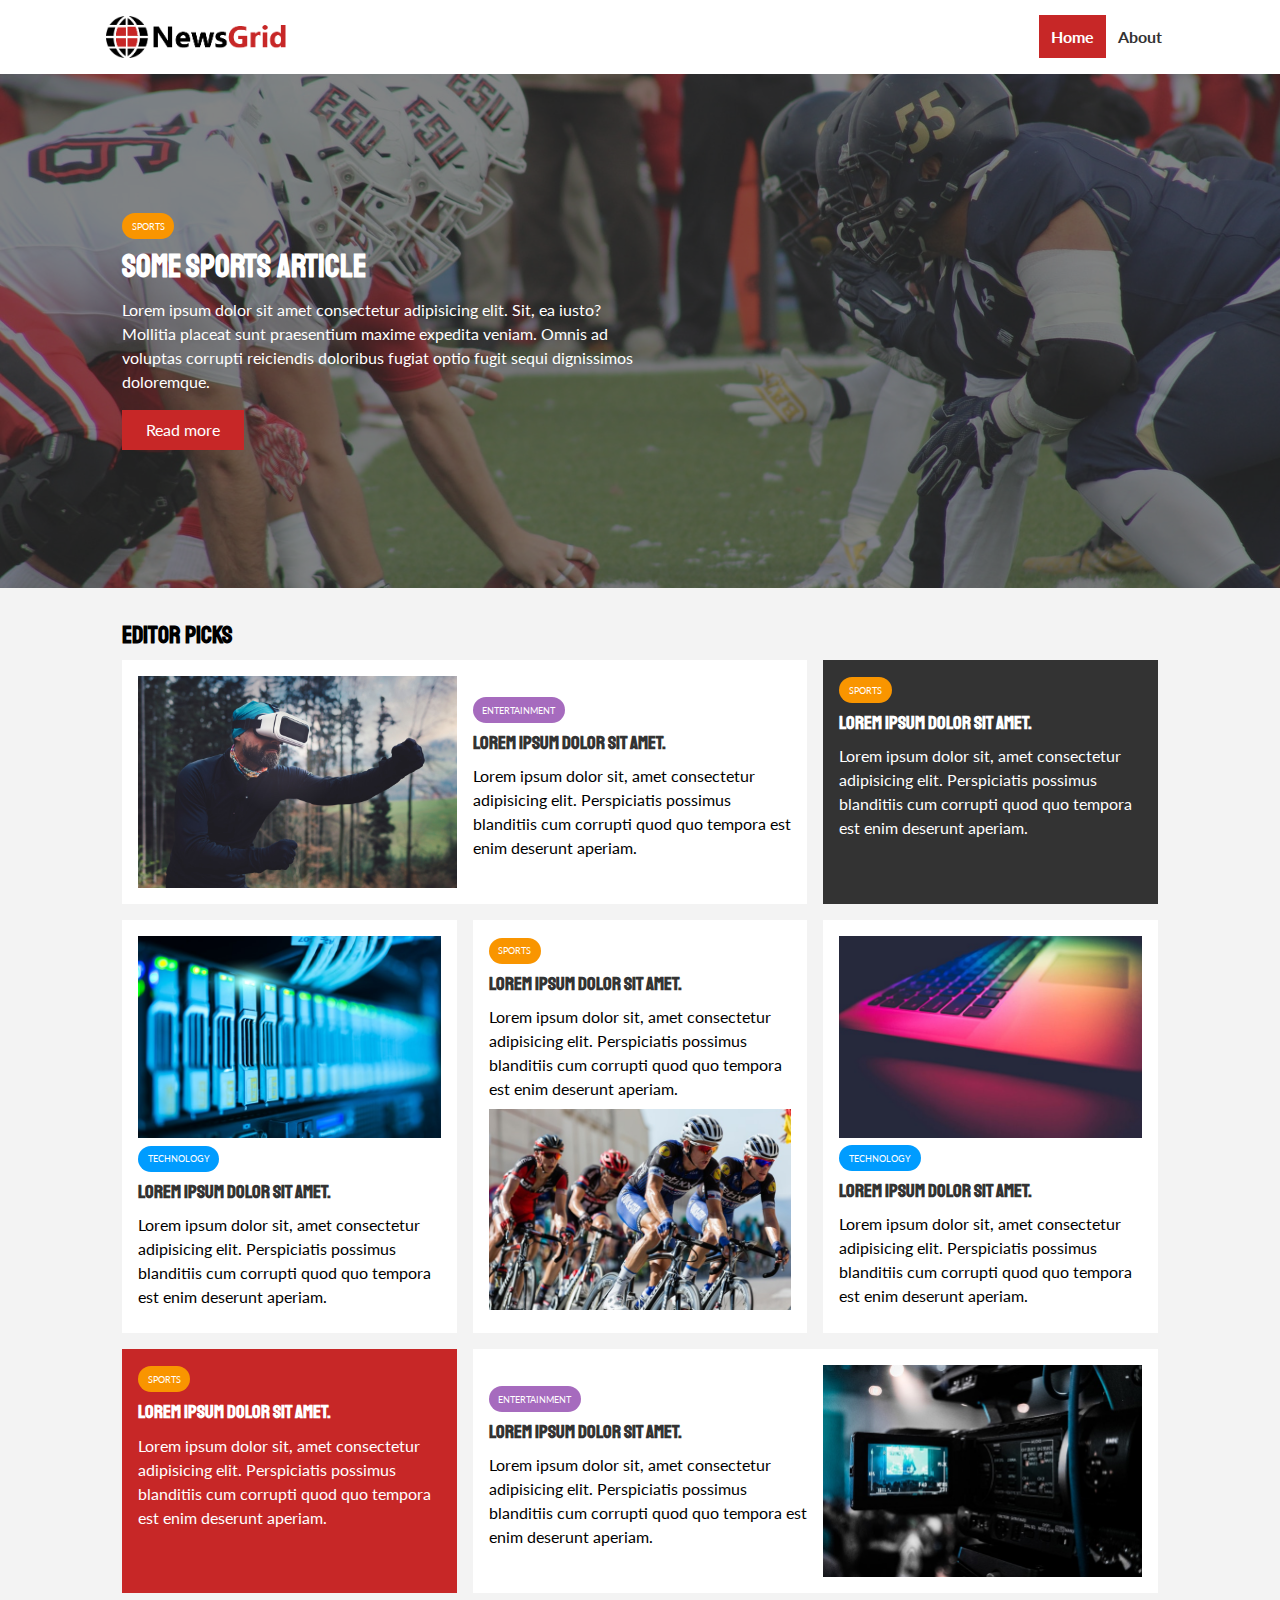
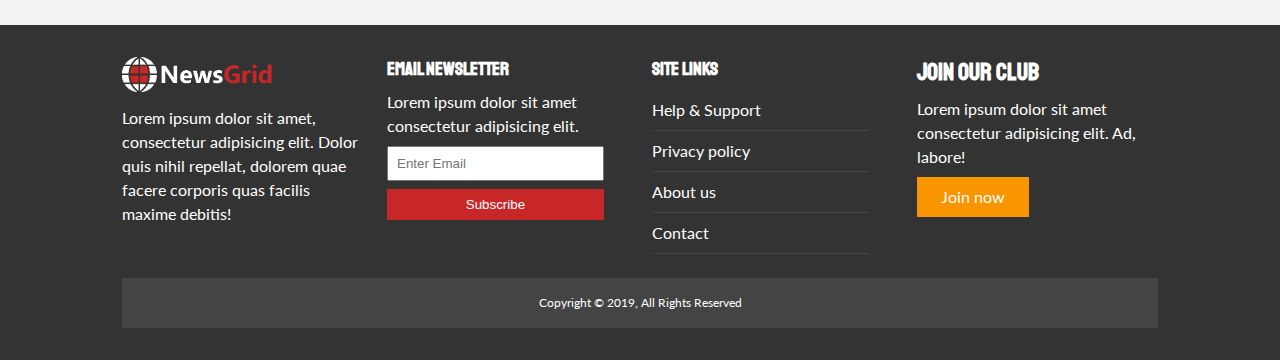
<file: index.html>
<!DOCTYPE html>
<html lang="en">

<head>
    <meta charset="UTF-8">
    <meta name="viewport" content="width=device-width, initial-scale=1.0">
    <meta http-equiv="X-UA-Compatible" content="ie=edge">
    <link rel="stylesheet" href="https://use.fontawesome.com/releases/v5.8.1/css/all.css"
        integrity="sha384-50oBUHEmvpQ+1lW4y57PTFmhCaXp0ML5d60M1M7uH2+nqUivzIebhndOJK28anvf" crossorigin="anonymous">
    <link href="https://fonts.googleapis.com/css?family=Lato|Staatliches" rel="stylesheet">
    <link rel="stylesheet" href="css/style.css">
    <link rel="stylesheet" media="screen and (max-width: 768px)" href="css/mobile.css">

    <link rel="shortcut icon" type="image/x-icon" href="favicon.ico">
    <title>NewsGrid | Latest News</title>
</head>

<body>
    <nav id="main-nav">
        <div class="container">
            <img src="img/logo.png" alt="NewsGrid" class="logo">
            <div class="social">
                <a href="http://facebook.com" target="_blank"><i class="fab fa-facebook fa-2x"></i></a>
                <a href="http://twitter.com" target="_blank"><i class="fab fa-twitter fa-2x"></i></a>
                <a href="http://instagram.com" target="_blank"><i class="fab fa-instagram fa-2x"></i></a>
                <a href="http://youtube.com" target="_blank"><i class="fab fa-youtube fa-2x"></i></a>
            </div>
            <ul>
                <li><a href="index.html" class="current">Home</a></li>
                <li><a href="about.html">About</a></li>
            </ul>
        </div>
    </nav>

    <!-- Showcase -->
    <header id="showcase">
        <div class="container">
            <div class="showcase-container">
                <div class="showcase-content">
                    <div class="category category-sports">Sports</div>
                    <h1>Some sports article</h1>
                    <p>Lorem ipsum dolor sit amet consectetur adipisicing elit. Sit, ea iusto? Mollitia placeat sunt
                        praesentium maxime expedita veniam. Omnis ad voluptas corrupti reiciendis doloribus fugiat optio
                        fugit sequi dignissimos doloremque.</p>
                    <a href="article.html" class="btn btn-primary">Read more</a>
                </div>
            </div>
        </div>
    </header>

    <!-- Home articles -->
    <section id="home-articles" class="py-2">
        <div class="container">
            <h2>Editor Picks</h2>
            <div class="articles-container">

                <article class="card">
                    <img src="img/articles/ent1.jpg" alt="">
                    <div>
                        <div class="category category-ent">Entertainment</div>
                        <h3>
                            <a href="article.html">Lorem ipsum dolor sit amet.</a>
                        </h3>
                        <p>Lorem ipsum dolor sit, amet consectetur adipisicing elit. Perspiciatis possimus blanditiis
                            cum corrupti quod quo tempora est enim deserunt aperiam.</p>
                    </div>
                </article>

                <article class="card bg-dark">
                    <div class="category category-sports">Sports</div>
                    <h3>
                        <a href="article.html">Lorem ipsum dolor sit amet.</a>
                    </h3>
                    <p>Lorem ipsum dolor sit, amet consectetur adipisicing elit. Perspiciatis possimus blanditiis
                        cum corrupti quod quo tempora est enim deserunt aperiam.</p>
                </article>

                <article class="card">
                    <img src="img/articles/tech1.jpg" alt="">
                    <div class="category category-tech">Technology</div>
                    <h3>
                        <a href="article.html">Lorem ipsum dolor sit amet.</a>
                    </h3>
                    <p>Lorem ipsum dolor sit, amet consectetur adipisicing elit. Perspiciatis possimus blanditiis
                        cum corrupti quod quo tempora est enim deserunt aperiam.</p>
                </article>

                <article class="card">
                    <div class="category category-sports">Sports</div>
                    <h3>
                        <a href="article.html">Lorem ipsum dolor sit amet.</a>
                    </h3>
                    <p>Lorem ipsum dolor sit, amet consectetur adipisicing elit. Perspiciatis possimus blanditiis
                        cum corrupti quod quo tempora est enim deserunt aperiam.</p>
                    <img src="img/articles/sports1.jpg" alt="">
                </article>

                <article class="card">
                    <img src="img/articles/tech2.jpg" alt="">
                    <div class="category category-tech">Technology</div>
                    <h3>
                        <a href="article.html">Lorem ipsum dolor sit amet.</a>
                    </h3>
                    <p>Lorem ipsum dolor sit, amet consectetur adipisicing elit. Perspiciatis possimus blanditiis
                        cum corrupti quod quo tempora est enim deserunt aperiam.</p>
                </article>

                <article class="card bg-primary">
                    <div class="category category-sports">Sports</div>
                    <h3>
                        <a href="article.html">Lorem ipsum dolor sit amet.</a>
                    </h3>
                    <p>Lorem ipsum dolor sit, amet consectetur adipisicing elit. Perspiciatis possimus blanditiis
                        cum corrupti quod quo tempora est enim deserunt aperiam.</p>
                </article>

                <article class="card">
                    <div>
                        <div class="category category-ent">Entertainment</div>
                        <h3>
                            <a href="article.html">Lorem ipsum dolor sit amet.</a>
                        </h3>
                        <p>Lorem ipsum dolor sit, amet consectetur adipisicing elit. Perspiciatis possimus blanditiis
                            cum corrupti quod quo tempora est enim deserunt aperiam.</p>
                    </div>
                    <img src="img/articles/ent2.jpg" alt="">
                </article>

            </div>
        </div>
    </section>


    <!-- Footer -->
    <footer id="main-footer" class="py-2">
        <div class="container footer-container">
            <div>
                <img src="img/logo_light.png" alt="NewsGrid">
                <p>Lorem ipsum dolor sit amet, consectetur adipisicing elit. Dolor quis nihil repellat, dolorem quae
                    facere corporis quas facilis maxime debitis!</p>
            </div>
            <div>
                <h3>Email NewsLetter</h3>
                <p>Lorem ipsum dolor sit amet consectetur adipisicing elit.</p>
                <form name="contact" method="POST" data-netlify="true">
                    <input type="email" placeholder="Enter Email" name="name">
                    <input type="submit" value="Subscribe" class="btn btn-primary">
                </form>
            </div>
            <div>
                <h3>Site Links</h3>
                <ul class="list">
                    <li><a href="#">Help & Support</a></li>
                    <li><a href="#">Privacy policy</a></li>
                    <li><a href="#">About us</a></li>
                    <li><a href="#">Contact</a></li>
                </ul>
            </div>
            <div>
                <h2>Join our club</h2>
                <p>Lorem ipsum dolor sit amet consectetur adipisicing elit. Ad, labore!</p>
                <a href="#" class="btn btn-secondary">Join now</a>
            </div>
            <div>
                <p>Copyright &copy; 2019, All Rights Reserved</p>
            </div>
        </div>
    </footer>
</body>

</html>
</file>
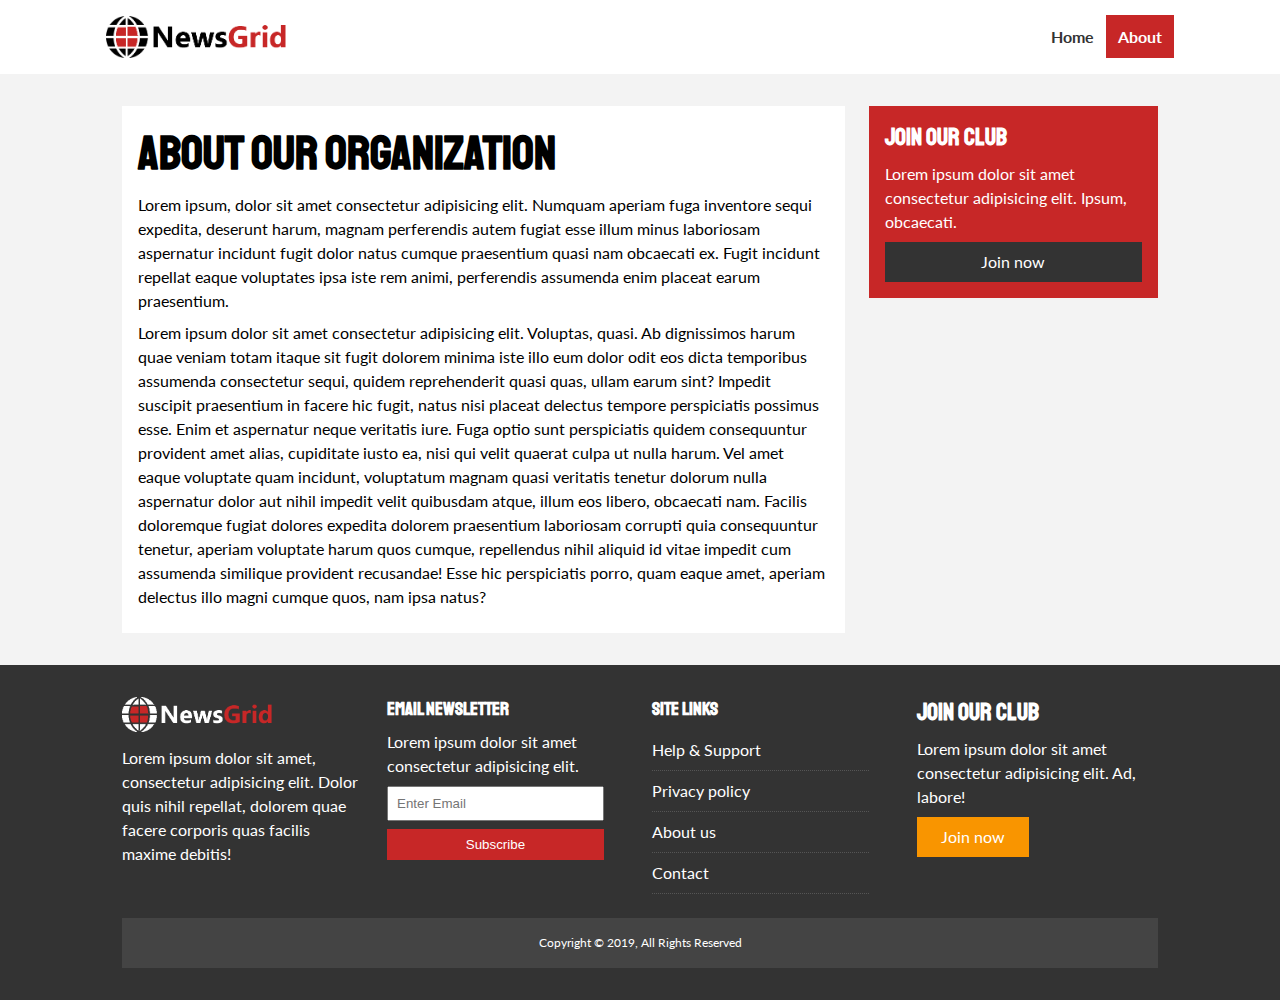
<file: about.html>
<!DOCTYPE html>
<html lang="en">

<head>
    <meta charset="UTF-8">
    <meta name="viewport" content="width=device-width, initial-scale=1.0">
    <meta http-equiv="X-UA-Compatible" content="ie=edge">
    <link rel="stylesheet" href="https://use.fontawesome.com/releases/v5.8.1/css/all.css"
        integrity="sha384-50oBUHEmvpQ+1lW4y57PTFmhCaXp0ML5d60M1M7uH2+nqUivzIebhndOJK28anvf" crossorigin="anonymous">
    <link href="https://fonts.googleapis.com/css?family=Lato|Staatliches" rel="stylesheet">
    <link rel="stylesheet" href="css/style.css">
    <link rel="stylesheet" media="screen and (max-width: 768px)" href="css/mobile.css">

    <link rel="shortcut icon" type="image/x-icon" href="favicon.ico">
    <title>NewsGrid | About</title>
</head>

<body>
    <nav id="main-nav">
        <div class="container">
            <img src="img/logo.png" alt="NewsGrid" class="logo">
            <div class="social">
                <a href="http://facebook.com" target="_blank"><i class="fab fa-facebook fa-2x"></i></a>
                <a href="http://twitter.com" target="_blank"><i class="fab fa-twitter fa-2x"></i></a>
                <a href="http://instagram.com" target="_blank"><i class="fab fa-instagram fa-2x"></i></a>
                <a href="http://youtube.com" target="_blank"><i class="fab fa-youtube fa-2x"></i></a>
            </div>
            <ul>
                <li><a href="index.html">Home</a></li>
                <li><a href="about.html" class="current">About</a></li>
            </ul>
        </div>
    </nav>

    <section id="about">
        <div class="container">
            <div class="page-container">
                <article class="card">
                    <h1 class="l-heading">About our organization</h1>
                    <p>Lorem ipsum, dolor sit amet consectetur adipisicing elit. Numquam aperiam fuga inventore sequi
                        expedita, deserunt harum, magnam perferendis autem fugiat esse illum minus laboriosam aspernatur
                        incidunt fugit dolor natus cumque praesentium quasi nam obcaecati ex. Fugit incidunt repellat
                        eaque voluptates ipsa iste rem animi, perferendis assumenda enim placeat earum praesentium.</p>
                    <p>Lorem ipsum dolor sit amet consectetur adipisicing elit. Voluptas, quasi. Ab dignissimos harum
                        quae veniam totam itaque sit fugit dolorem minima iste illo eum dolor odit eos dicta temporibus
                        assumenda consectetur sequi, quidem reprehenderit quasi quas, ullam earum sint? Impedit suscipit
                        praesentium in facere hic fugit, natus nisi placeat delectus tempore perspiciatis possimus esse.
                        Enim et aspernatur neque veritatis iure. Fuga optio sunt perspiciatis quidem consequuntur
                        provident amet alias, cupiditate iusto ea, nisi qui velit quaerat culpa ut nulla harum. Vel amet
                        eaque voluptate quam incidunt, voluptatum magnam quasi veritatis tenetur dolorum nulla
                        aspernatur dolor aut nihil impedit velit quibusdam atque, illum eos libero, obcaecati nam.
                        Facilis doloremque fugiat dolores expedita dolorem praesentium laboriosam corrupti quia
                        consequuntur tenetur, aperiam voluptate harum quos cumque, repellendus nihil aliquid id vitae
                        impedit cum assumenda similique provident recusandae! Esse hic perspiciatis porro, quam eaque
                        amet, aperiam delectus illo magni cumque quos, nam ipsa natus?</p>
                </article>
                <aside class="card bg-primary">
                    <h2>Join our club</h2>
                    <p>Lorem ipsum dolor sit amet consectetur adipisicing elit. Ipsum, obcaecati.</p>
                    <a href="#" class="btn btn-dark btn-block">Join now</a>
                </aside>
            </div>
        </div>
    </section>

    <!-- Footer -->
    <footer id="main-footer" class="py-2">
        <div class="container footer-container">
            <div>
                <img src="img/logo_light.png" alt="NewsGrid">
                <p>Lorem ipsum dolor sit amet, consectetur adipisicing elit. Dolor quis nihil repellat, dolorem quae
                    facere corporis quas facilis maxime debitis!</p>
            </div>
            <div>
                <h3>Email NewsLetter</h3>
                <p>Lorem ipsum dolor sit amet consectetur adipisicing elit.</p>
                <form name="contact" method="POST" data-netlify="true">
                    <input type="email" placeholder="Enter Email" name="name">
                    <input type="submit" value="Subscribe" class="btn btn-primary">
                </form>
            </div>
            <div>
                <h3>Site Links</h3>
                <ul class="list">
                    <li><a href="#">Help & Support</a></li>
                    <li><a href="#">Privacy policy</a></li>
                    <li><a href="#">About us</a></li>
                    <li><a href="#">Contact</a></li>
                </ul>
            </div>
            <div>
                <h2>Join our club</h2>
                <p>Lorem ipsum dolor sit amet consectetur adipisicing elit. Ad, labore!</p>
                <a href="#" class="btn btn-secondary">Join now</a>
            </div>
            <div>
                <p>Copyright &copy; 2019, All Rights Reserved</p>
            </div>
        </div>
    </footer>
</body>

</html>
</file>
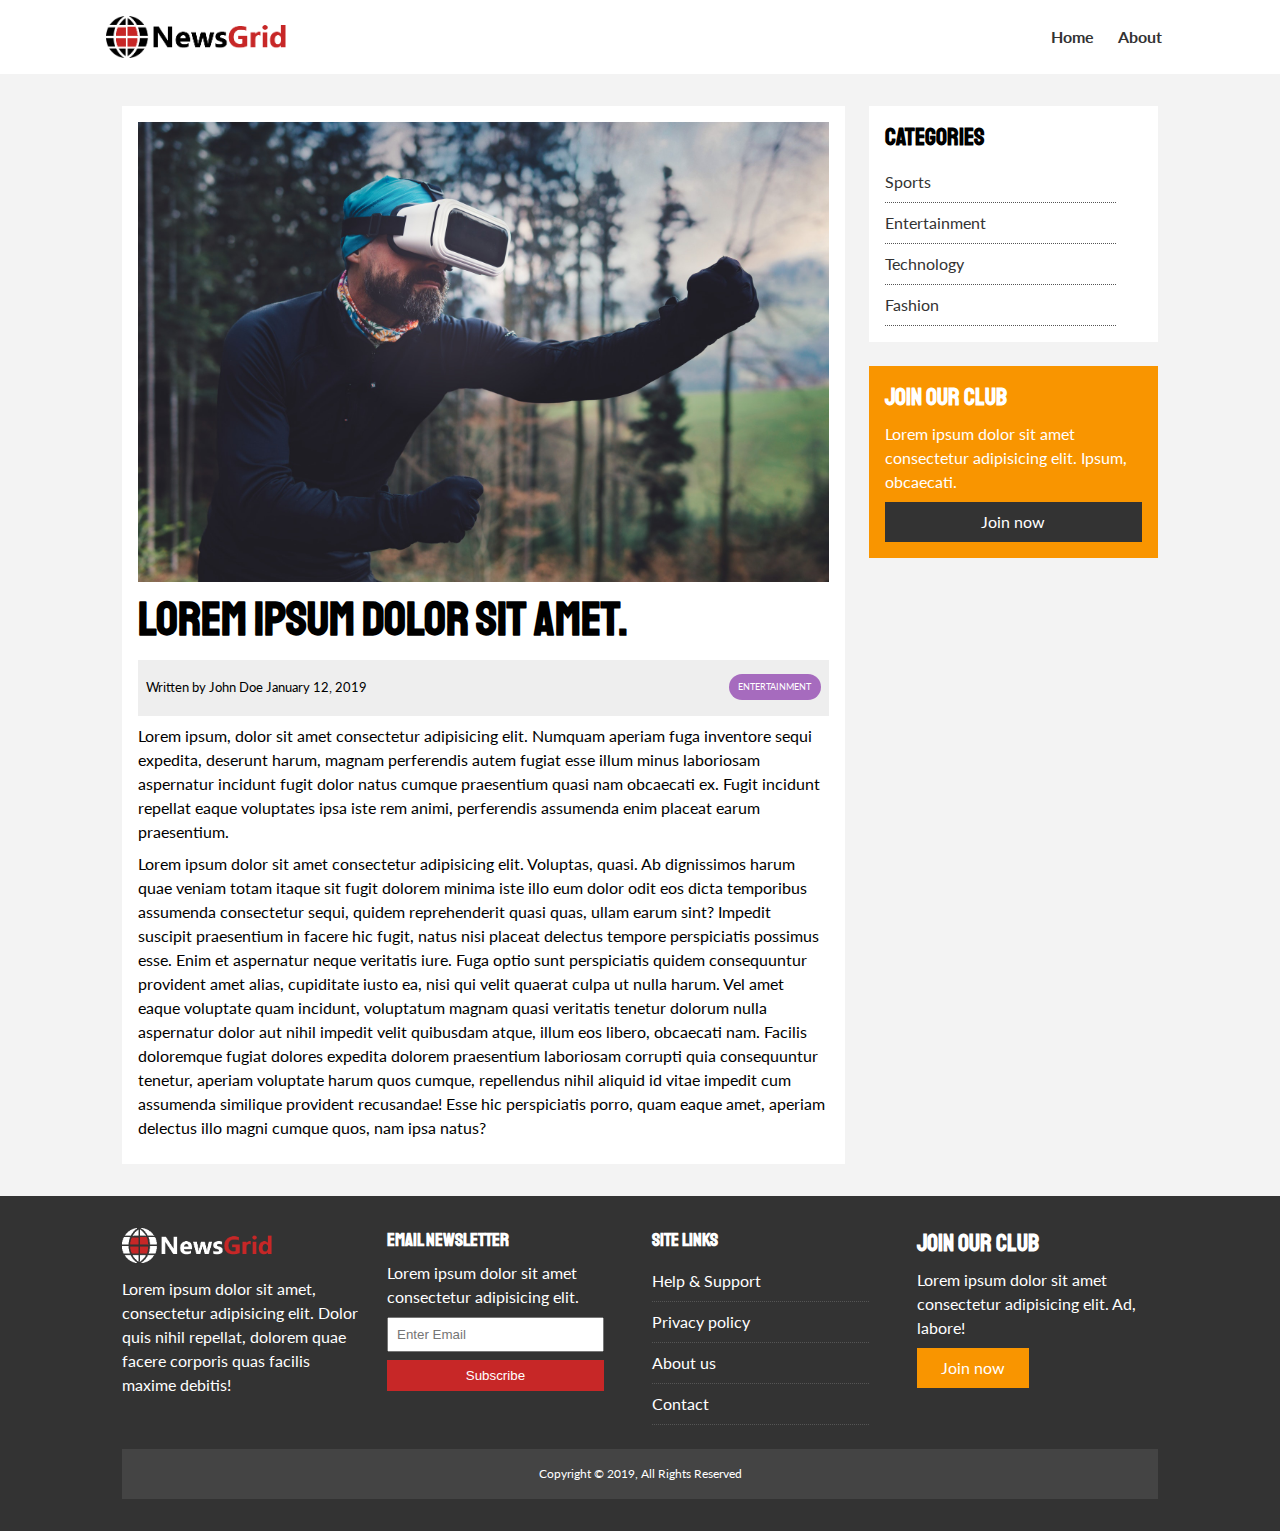
<file: article.html>
<!DOCTYPE html>
<html lang="en">

<head>
    <meta charset="UTF-8">
    <meta name="viewport" content="width=device-width, initial-scale=1.0">
    <meta http-equiv="X-UA-Compatible" content="ie=edge">
    <link rel="stylesheet" href="https://use.fontawesome.com/releases/v5.8.1/css/all.css"
        integrity="sha384-50oBUHEmvpQ+1lW4y57PTFmhCaXp0ML5d60M1M7uH2+nqUivzIebhndOJK28anvf" crossorigin="anonymous">
    <link href="https://fonts.googleapis.com/css?family=Lato|Staatliches" rel="stylesheet">
    <link rel="stylesheet" href="css/style.css">
    <link rel="stylesheet" media="screen and (max-width: 768px)" href="css/mobile.css">

    <link rel="shortcut icon" type="image/x-icon" href="favicon.ico">
    <title>NewsGrid | Latest News</title>
</head>

<body>
    <nav id="main-nav">
        <div class="container">
            <img src="img/logo.png" alt="NewsGrid" class="logo">
            <div class="social">
                <a href="http://facebook.com" target="_blank"><i class="fab fa-facebook fa-2x"></i></a>
                <a href="http://twitter.com" target="_blank"><i class="fab fa-twitter fa-2x"></i></a>
                <a href="http://instagram.com" target="_blank"><i class="fab fa-instagram fa-2x"></i></a>
                <a href="http://youtube.com" target="_blank"><i class="fab fa-youtube fa-2x"></i></a>
            </div>
            <ul>
                <li><a href="index.html">Home</a></li>
                <li><a href="about.html">About</a></li>
            </ul>
        </div>
    </nav>

    <section id="article">
        <div class="container">
            <div class="page-container">
                <article class="card">
                    <img src="img/articles/ent1.jpg" alt="">
                    <h1 class="l-heading">Lorem ipsum dolor sit amet.</h1>
                    <div class="meta">
                        <small>
                            <i class="fas fa-user"></i> Written by John Doe January 12, 2019
                        </small>
                        <div class="category category-ent">Entertainment</div>
                    </div>
                    <p>Lorem ipsum, dolor sit amet consectetur adipisicing elit. Numquam aperiam fuga inventore sequi
                        expedita, deserunt harum, magnam perferendis autem fugiat esse illum minus laboriosam aspernatur
                        incidunt fugit dolor natus cumque praesentium quasi nam obcaecati ex. Fugit incidunt repellat
                        eaque voluptates ipsa iste rem animi, perferendis assumenda enim placeat earum praesentium.</p>
                    <p>Lorem ipsum dolor sit amet consectetur adipisicing elit. Voluptas, quasi. Ab dignissimos harum
                        quae veniam totam itaque sit fugit dolorem minima iste illo eum dolor odit eos dicta temporibus
                        assumenda consectetur sequi, quidem reprehenderit quasi quas, ullam earum sint? Impedit suscipit
                        praesentium in facere hic fugit, natus nisi placeat delectus tempore perspiciatis possimus esse.
                        Enim et aspernatur neque veritatis iure. Fuga optio sunt perspiciatis quidem consequuntur
                        provident amet alias, cupiditate iusto ea, nisi qui velit quaerat culpa ut nulla harum. Vel amet
                        eaque voluptate quam incidunt, voluptatum magnam quasi veritatis tenetur dolorum nulla
                        aspernatur dolor aut nihil impedit velit quibusdam atque, illum eos libero, obcaecati nam.
                        Facilis doloremque fugiat dolores expedita dolorem praesentium laboriosam corrupti quia
                        consequuntur tenetur, aperiam voluptate harum quos cumque, repellendus nihil aliquid id vitae
                        impedit cum assumenda similique provident recusandae! Esse hic perspiciatis porro, quam eaque
                        amet, aperiam delectus illo magni cumque quos, nam ipsa natus?</p>
                </article>

                <aside id="categories" class="card">
                    <h2>Categories</h2>
                    <ul class="list">
                        <li><a href="#"><i class="fas fa-chevron-right"></i> Sports</a></li>
                        <li><a href="#"><i class="fas fa-chevron-right"></i> Entertainment</a></li>
                        <li><a href="#"><i class="fas fa-chevron-right"></i> Technology</a></li>
                        <li><a href="#"><i class="fas fa-chevron-right"></i> Fashion</a></li>
                    </ul>
                </aside>
                <aside class="card bg-secondary">
                    <h2>Join our club</h2>
                    <p>Lorem ipsum dolor sit amet consectetur adipisicing elit. Ipsum, obcaecati.</p>
                    <a href="#" class="btn btn-dark btn-block">Join now</a>
                </aside>
            </div>
        </div>
    </section>

    <!-- Footer -->
    <footer id="main-footer" class="py-2">
        <div class="container footer-container">
            <div>
                <img src="img/logo_light.png" alt="NewsGrid">
                <p>Lorem ipsum dolor sit amet, consectetur adipisicing elit. Dolor quis nihil repellat, dolorem quae
                    facere corporis quas facilis maxime debitis!</p>
            </div>
            <div>
                <h3>Email NewsLetter</h3>
                <p>Lorem ipsum dolor sit amet consectetur adipisicing elit.</p>
                <form name="contact" method="POST" data-netlify="true">
                    <input type="email" placeholder="Enter Email" name="name">
                    <input type="submit" value="Subscribe" class="btn btn-primary">
                </form>
            </div>
            <div>
                <h3>Site Links</h3>
                <ul class="list">
                    <li><a href="#">Help & Support</a></li>
                    <li><a href="#">Privacy policy</a></li>
                    <li><a href="#">About us</a></li>
                    <li><a href="#">Contact</a></li>
                </ul>
            </div>
            <div>
                <h2>Join our club</h2>
                <p>Lorem ipsum dolor sit amet consectetur adipisicing elit. Ad, labore!</p>
                <a href="#" class="btn btn-secondary">Join now</a>
            </div>
            <div>
                <p>Copyright &copy; 2019, All Rights Reserved</p>
            </div>
        </div>
    </footer>
</body>

</html>
</file>
<file: css/style.css>
:root{
    --primary-color: #c72727;
    --secondary-color: #f99500;
    --light-color: #f3f3f3;
    --dark-color: #333;
    --max-width: 1100px;
}

.category{
    --sports-color: #f99500;
    --ent-color: #a66bbe;
    --tech-color: #009cff;
}

*{
    margin: 0;
    padding: 0;
    box-sizing: border-box;
}

body{
    font-family: 'Lato', sans-serif;
    line-height: 1.5;
    background: var(--light-color);
}

a{
    color: #333;
    text-decoration: none;
}

ul{
    list-style: none;
}

p{
    margin: 0.5rem 0;
}

img{
    width: 100%;
}

h1,h2,h3,h4,h5,h6{
    font-family: 'Staatliches', cursive;
    margin-bottom: .55rem;
    line-height: 1.3;
}


/* Utility */
.container{
    max-width: var(--max-width);
    margin: auto;
    padding: 0 2rem;
    overflow: hidden;
}

.category{
    display: inline-block;
    color: #fff;
    font-size: 0.55rem;
    text-transform: uppercase;
    padding: 0.4rem 0.6rem;
    border-radius: 15px;
    margin-bottom: 0.5rem;
}

.category-sports { background: var(--sports-color); }
.category-ent { background: var(--ent-color); }
.category-tech { background: var(--tech-color); }

.btn{
    display: inline-block;
    border: none;
    background: var(--dark-color);
    color: #fff;
    padding: 0.5rem 1.5rem;
}

.btn-light { background: var(--light-color); }
.btn-primary { background: var(--primary-color); }
.btn-secondary { background: var(--secondary-color); }

.btn:hover{
    opacity: 0.9;
}

.btn-block{
    display: block;
    width: 100%;
    text-align: center;
}

.card{
    background: #fff;
    padding: 1rem;
}

.bg-dark{
    background: var(--dark-color);
    color: #fff;
}

.bg-primary{
    background: var(--primary-color);
    color: #fff;
}

.bg-secondary{
    background: var(--secondary-color);
    color: #fff;
}

.bg-dark h1,
.bg-dark h2,
.bg-dark h3,
.bg-dark a,
.bg-primary h1,
.bg-primary h2,
.bg-primary h3,
.bg-primary a,
.bg-secondary h1,
.bg-secondary h2,
.bg-secondary h3,
.bg-secondary a
{
    color: #fff;
}


.py-1 { padding: 1.5rem 0; }
.py-2 { padding: 2rem 0; }
.py-3 { padding: 3rem 0; }

.p-1 { padding: 1.5rem; }
.p-2 { padding: 2rem; }
.p-3 { padding: 3rem; }

.l-heading{
    font-size: 3rem;
}


.list li{
    padding: .5rem 0;
    border-bottom: #555 dotted 1px;
    width: 90%;
}

.list li a:hover{
color: var(--primary-color) !important;
}

/* Inner page grid container */
.page-container{
    display: grid;
    grid-template-columns: 5fr 2fr;
    padding: 2rem 0;
    grid-gap: 1.5rem;
}
.page-container > *:first-child{
    grid-row: 1 / span 3;
}


/* Navigation */
#main-nav{
    background: #fff;
    position: sticky;
    top: 0;
    z-index: 2;
}

#main-nav .container{
    display: grid;
    grid-template-columns: 6fr 3fr 2fr;
    padding: 1rem;
    align-items: center;
}

#main-nav .logo{
    width: 180px;
}

#main-nav ul{
    display: flex;
    justify-self: end;
}

#main-nav ul li a{
    padding: 0.75rem;
    font-weight: bold;
}

#main-nav ul li a.current{
    background: var(--primary-color);
    color: #fff;
}

#main-nav ul li a:hover{
    background: var(--light-color);
    color: var(--dark-color);
}

#main-nav .social{
    justify-self: center;
}

#main-nav .social i{
    color: #777;
    margin-right: 0.5rem;
}


/* Showcase */
#showcase{
    color: #fff;
    background: #333;
    padding: 2rem;
    position: relative;
}

#showcase:before{
    content: '';
    background: url('../img/featured.jpg') no-repeat center center/cover;
    position: absolute;
    top:0;
    left: 0;
    width: 100%;
    height: 100%;
    opacity: 0.4
}

#showcase .showcase-container{
    display: grid;
    grid-template-columns: repeat(2, 1fr);
    justify-content: center;
    align-items: center;
    height: 50vh;
}

#showcase .showcase-content{
    z-index: 1;
}

#showcase .showcase-content p{
    margin-bottom: 1rem;
}


/* Home Articles */
#home-articles .articles-container{
    display: grid;
    grid-template-columns: repeat(3, 1fr);
    grid-gap: 1rem;
}

#home-articles .articles-container > *:first-child,
#home-articles .articles-container > *:last-child{
    display: grid;
    grid-template-columns: repeat(2, 1fr);
    grid-gap: 1rem;
    align-items: center;
    grid-column: 1/ span 2;
}

#home-articles .articles-container > *:last-child{
    grid-column: 2/ span 2;
}

#article .meta{
    display: flex;
    justify-content: space-between;
    align-items: center;
    background: #eee;
    padding: 0.5rem;
}

#article .meta .category{
    margin-top: 0.4rem;
}

/* Footer */
#main-footer{
    background: var(--dark-color);
    color: #fff;
}

#main-footer img{
    width: 150px;
}

#main-footer a{
    color: #fff;
}

#main-footer .footer-container{
    display: grid;
    grid-template-columns: repeat(4, 1fr);
    grid-gap: 1.5rem;
}

#main-footer .footer-container > *:last-child{
    background: #444;
    grid-column: 1 / span 4;
    padding: 0.5rem;
    text-align: center;
    font-size: 0.75rem;
}

#main-footer .footer-container input[type='email']{
    width: 90%;
    padding: 0.5rem;
    margin-bottom: 0.5rem;
}

#main-footer .footer-container input[type='submit']{
    width: 90%;
}
</file>
<file: css/mobile.css>
/* Navigation */
#main-nav .social{
    display: none;
}

#main-nav .container{
    grid-template-columns: 1fr;
    grid-gap: 1.2rem;
}

#main-nav ul, #main-nav .logo{
    justify-self: center;
}

#main-nav ul li a{
    padding: .5rem;
}

#home-articles .articles-container{
    grid-template-columns: repeat(2, 1fr);
}

#home-articles .articles-container > *:first-child,
#home-articles .articles-container > *:last-child{
    grid-template-columns: 1ft;
    grid-column: 1;
}

@media(max-width: 600px){
    /* Stack Grid items */
    #showcase .showcase-container,
    #home-articles .articles-container,
    #main-footer .footer-container {
        grid-template-columns: 1fr;
    }

    #main-footer .footer-container >*:last-child {
        grid-column: 1;
    }

    #main-footer .footer-container > *:first-child,
        #main-footer .footer-container > *:nth-child(2){
        border-bottom: #444 dotted 1px;
        padding-bottom: 1rem;
    }

    .page-container{
        grid-template-columns: 1fr;
        text-align: center;
    }

    .page-container > *:first-child{
        grid-row: 1;
    }

    .l-heading{
        font-size: 2rem;
    }
}
</file>
